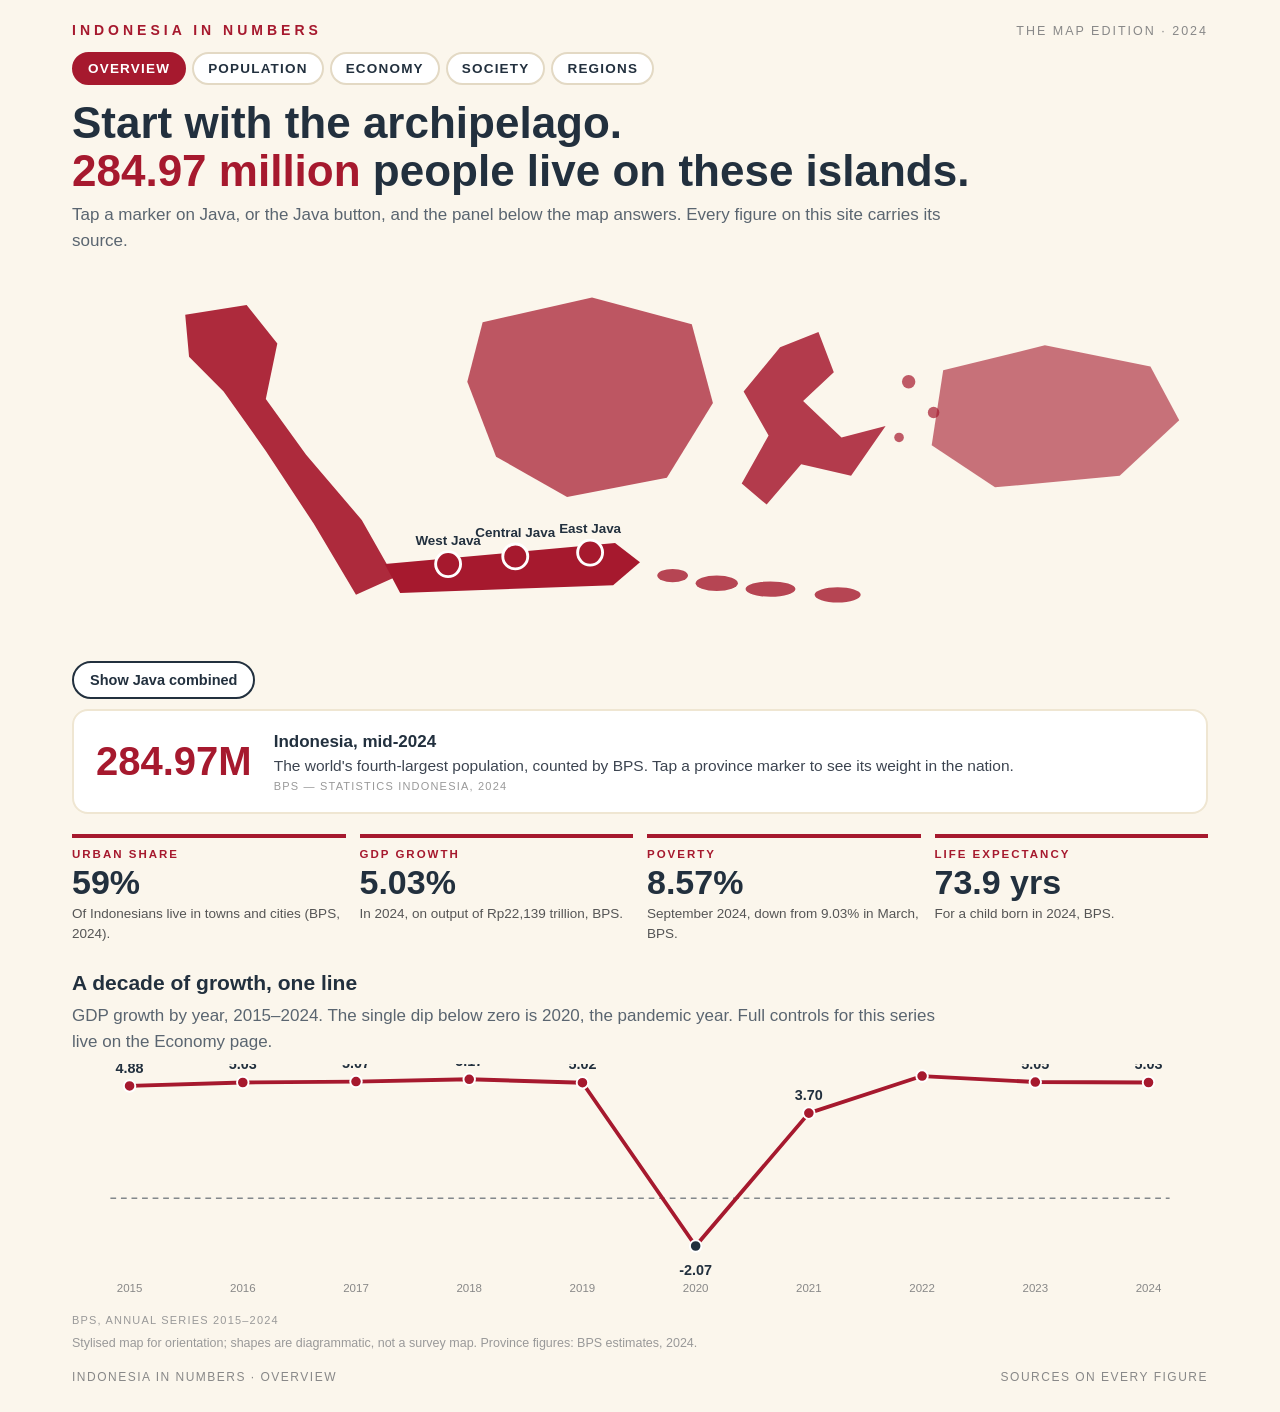
<file: app/index.html>
<!DOCTYPE html>
<html lang="en">
<head>
<meta charset="utf-8">
<meta name="viewport" content="width=device-width, initial-scale=1">
<title>Indonesia in Numbers — Overview</title>
<link rel="stylesheet" href="style.css">
</head>
<body>
<div class="page">
  <header class="masthead">
    <div class="wordmark">Indonesia in Numbers</div>
    <div class="edition">The Map Edition · 2024</div>
  </header>
  <nav class="pagenav">
    <a href="index.html" class="current">Overview</a><a href="population.html">Population</a><a href="economy.html">Economy</a><a href="society.html">Society</a><a href="regions.html">Regions</a>
  </nav>

  <h1>Start with the archipelago.<br><span class="accent">284.97 million</span> people live on these islands.</h1>
  <p class="lede">Tap a marker on Java, or the Java button, and the panel below the map answers. Every figure on this site carries its source.</p>

  <div class="mapframe">
    <svg viewBox="0 0 1184 400" width="100%" role="img" aria-label="Stylised map of Indonesia">
      <path d="M118,58 L182,48 L214,88 L202,146 L244,204 L302,272 L336,332 L296,350 L252,276 L202,200 L158,138 L122,102 Z" fill="#A6192E" opacity="0.92"/>
      <path d="M428,66 L542,40 L646,68 L668,150 L620,228 L516,248 L442,206 L412,128 Z" fill="#A6192E" opacity="0.72"/>
      <path d="M738,92 L778,76 L794,118 L762,148 L802,186 L848,174 L812,226 L760,214 L724,256 L698,234 L726,184 L700,138 Z" fill="#A6192E" opacity="0.84"/>
      <path d="M326,318 L566,296 L592,316 L564,340 L342,348 Z" fill="#A6192E"/>
      <g fill="#A6192E" opacity="0.8"><ellipse cx="626" cy="330" rx="16" ry="7"/><ellipse cx="672" cy="338" rx="22" ry="8"/><ellipse cx="728" cy="344" rx="26" ry="8"/><ellipse cx="798" cy="350" rx="24" ry="8"/></g>
      <path d="M908,116 L1014,90 L1124,112 L1154,168 L1092,226 L962,238 L896,194 Z" fill="#A6192E" opacity="0.6"/>
      <g fill="#A6192E" opacity="0.7"><circle cx="872" cy="128" r="7"/><circle cx="898" cy="160" r="6"/><circle cx="862" cy="186" r="5"/></g>
      <g class="marker" data-key="westjava" transform="translate(392,318)"><circle r="13"/><text y="-20" text-anchor="middle" font-size="14">West Java</text></g>
      <g class="marker" data-key="centraljava" transform="translate(462,310)"><circle r="13"/><text y="-20" text-anchor="middle" font-size="14">Central Java</text></g>
      <g class="marker" data-key="eastjava" transform="translate(540,306)"><circle r="13"/><text y="-20" text-anchor="middle" font-size="14">East Java</text></g>
    </svg>
  </div>

  <div class="choices"><button id="javaCombined" type="button">Show Java combined</button></div>

  <div class="answer">
    <div class="big" id="answerFigure">284.97M</div>
    <div class="words">
      <b id="answerHeading">Indonesia, mid-2024</b>
      <span id="answerBody">The world's fourth-largest population, counted by BPS. Tap a province marker to see its weight in the nation.</span>
      <div class="credit" id="answerCredit">BPS — Statistics Indonesia, 2024</div>
    </div>
  </div>

  <div class="strip">
    <div class="cell"><div class="kicker">Urban share</div><div class="figure">59%</div><div class="gloss">Of Indonesians live in towns and cities (BPS, 2024).</div></div>
    <div class="cell"><div class="kicker">GDP growth</div><div class="figure">5.03%</div><div class="gloss">In 2024, on output of Rp22,139 trillion, BPS.</div></div>
    <div class="cell"><div class="kicker">Poverty</div><div class="figure">8.57%</div><div class="gloss">September 2024, down from 9.03% in March, BPS.</div></div>
    <div class="cell"><div class="kicker">Life expectancy</div><div class="figure">73.9 yrs</div><div class="gloss">For a child born in 2024, BPS.</div></div>
  </div>

  <h2 class="section">A decade of growth, one line</h2>
  <p class="lede">GDP growth by year, 2015–2024. The single dip below zero is 2020, the pandemic year. Full controls for this series live on the Economy page.</p>
  <div class="chartframe"><svg id="trendLine" viewBox="0 0 1184 260" role="img" aria-label="Line chart of GDP growth 2015 to 2024"></svg></div>
  <div class="credit">BPS, annual series 2015–2024</div>

  <p class="fineprint">Stylised map for orientation; shapes are diagrammatic, not a survey map. Province figures: BPS estimates, 2024.</p>
  <footer class="colophon"><span>Indonesia in Numbers · Overview</span><span>Sources on every figure</span></footer>
</div>

<script src="data.js"></script>
<script>
  // The answer panel under the map: one function swaps figure, heading,
  // body and credit together, and marks which marker (or button) is active.
  var answerFigure = document.getElementById('answerFigure');
  var answerHeading = document.getElementById('answerHeading');
  var answerBody = document.getElementById('answerBody');
  var answerCredit = document.getElementById('answerCredit');
  var javaButton = document.getElementById('javaCombined');

  function answerWith(key) {
    var entry = window.FIGURES.province[key];
    answerFigure.textContent = entry.headline.replace(' million', 'M');
    answerHeading.textContent = entry.label;
    answerBody.textContent = entry.body;
    answerCredit.textContent = entry.credit;
    document.querySelectorAll('.marker').forEach(function (m) {
      m.classList.toggle('picked', m.getAttribute('data-key') === key);
    });
    javaButton.classList.toggle('chosen', key === 'java');
  }

  document.querySelectorAll('.marker').forEach(function (m) {
    m.addEventListener('click', function () { answerWith(m.getAttribute('data-key')); });
  });
  javaButton.addEventListener('click', function () { answerWith('java'); });

  // The overview trend line, drawn from the same growth series the
  // Economy page charts as bars.
  function drawTrendLine() {
    var svg = document.getElementById('trendLine');
    var NS = 'http://www.w3.org/2000/svg';
    var series = window.FIGURES.gdpGrowthByYear;
    function xAt(i) { return 60 + i * 118; }
    function yAt(v) { return 200 - (v + 2.5) * 24; }
    var zero = document.createElementNS(NS, 'line');
    zero.setAttribute('x1', 40); zero.setAttribute('x2', 1144);
    zero.setAttribute('y1', yAt(0)); zero.setAttribute('y2', yAt(0));
    zero.setAttribute('stroke', '#22303E'); zero.setAttribute('stroke-width', '1.5');
    zero.setAttribute('stroke-dasharray', '6 5'); zero.setAttribute('opacity', '0.55');
    svg.appendChild(zero);
    var points = series.map(function (pair, i) { return xAt(i) + ',' + yAt(pair[1]); }).join(' ');
    var line = document.createElementNS(NS, 'polyline');
    line.setAttribute('points', points);
    line.setAttribute('fill', 'none');
    line.setAttribute('stroke', '#A6192E'); line.setAttribute('stroke-width', '4');
    line.setAttribute('stroke-linejoin', 'round'); line.setAttribute('stroke-linecap', 'round');
    svg.appendChild(line);
    series.forEach(function (pair, i) {
      var dot = document.createElementNS(NS, 'circle');
      dot.setAttribute('cx', xAt(i)); dot.setAttribute('cy', yAt(pair[1])); dot.setAttribute('r', '6');
      dot.setAttribute('fill', pair[0] === 2020 ? '#22303E' : '#A6192E');
      dot.setAttribute('stroke', '#FFFFFF'); dot.setAttribute('stroke-width', '2');
      svg.appendChild(dot);
      var val = document.createElementNS(NS, 'text');
      val.setAttribute('x', xAt(i)); val.setAttribute('text-anchor', 'middle');
      val.setAttribute('y', yAt(pair[1]) + (pair[1] < 0 ? 30 : -14));
      val.setAttribute('font-size', '15'); val.setAttribute('font-weight', '700'); val.setAttribute('fill', '#22303E');
      val.textContent = pair[1].toFixed(2);
      svg.appendChild(val);
      var yr = document.createElementNS(NS, 'text');
      yr.setAttribute('x', xAt(i)); yr.setAttribute('y', 238); yr.setAttribute('text-anchor', 'middle');
      yr.setAttribute('font-size', '12'); yr.setAttribute('fill', '#888888');
      yr.textContent = pair[0];
      svg.appendChild(yr);
    });
  }
  drawTrendLine();
</script>
</body>
</html>
</file>
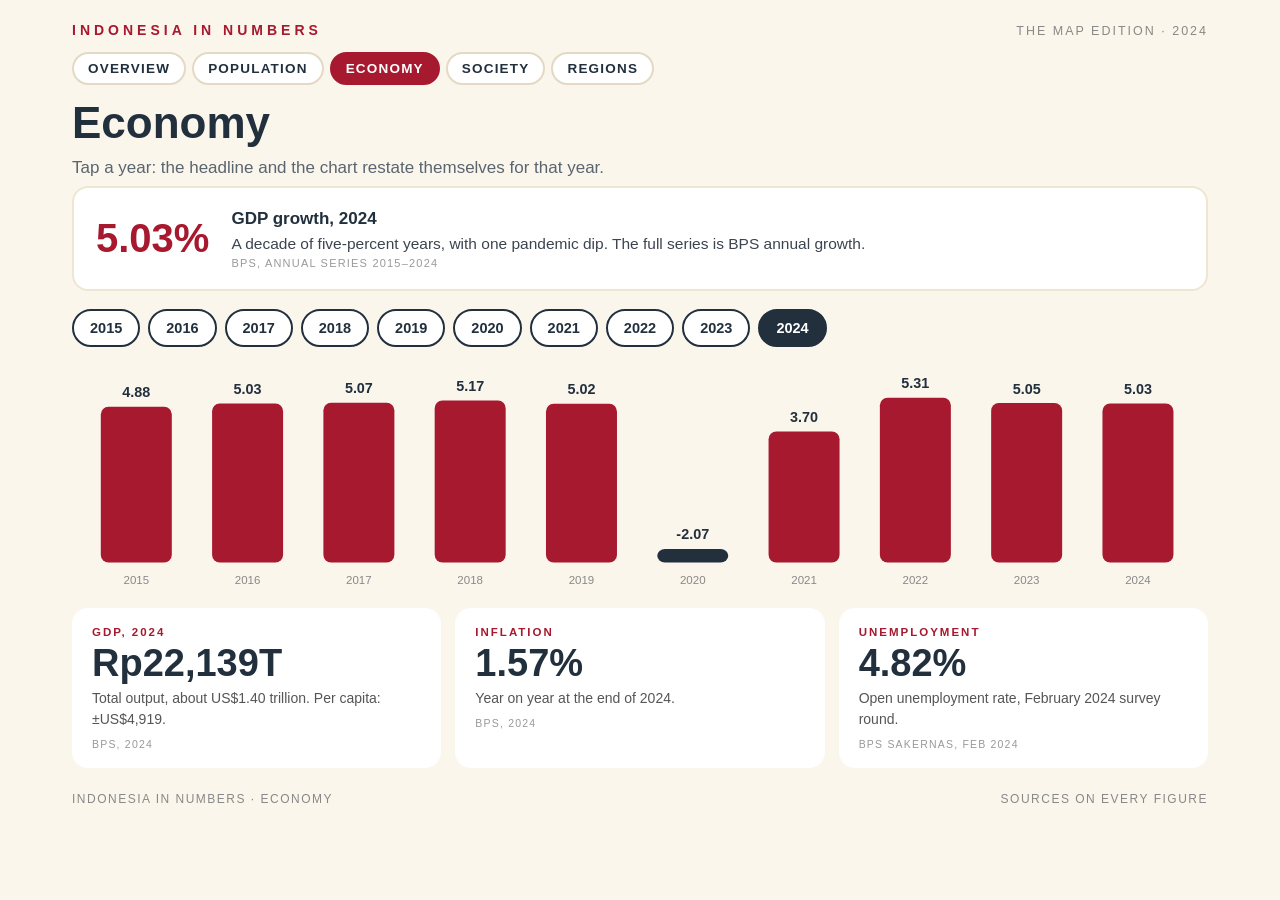
<file: app/economy.html>
<!DOCTYPE html>
<html lang="en">
<head>
<meta charset="utf-8">
<meta name="viewport" content="width=device-width, initial-scale=1">
<title>Indonesia in Numbers — Economy</title>
<link rel="stylesheet" href="style.css">
</head>
<body>
<div class="page">
  <header class="masthead">
    <div class="wordmark">Indonesia in Numbers</div>
    <div class="edition">The Map Edition · 2024</div>
  </header>
  <nav class="pagenav">
    <a href="index.html">Overview</a><a href="population.html">Population</a><a href="economy.html" class="current">Economy</a><a href="society.html">Society</a><a href="regions.html">Regions</a>
  </nav>

  <h1>Economy</h1>
  <p class="lede">Tap a year: the headline and the chart restate themselves for that year.</p>

  <div class="answer">
    <div class="big" id="yearFigure">5.03%</div>
    <div class="words">
      <b id="yearHeading">GDP growth, 2024</b>
      <span id="yearBody">A decade of five-percent years, with one pandemic dip. The full series is BPS annual growth.</span>
      <div class="credit">BPS, annual series 2015–2024</div>
    </div>
  </div>

  <div class="choices" id="yearChoices"></div>

  <div class="chartframe"><svg id="growthBars" viewBox="0 0 1184 240" role="img" aria-label="Bar chart of GDP growth 2015 to 2024"></svg></div>

  <div class="tiles">
    <div class="tile"><div class="kicker">GDP, 2024</div><div class="figure">Rp22,139T</div><div class="gloss">Total output, about US$1.40 trillion. Per capita: ±US$4,919.</div><div class="credit">BPS, 2024</div></div>
    <div class="tile"><div class="kicker">Inflation</div><div class="figure">1.57%</div><div class="gloss">Year on year at the end of 2024.</div><div class="credit">BPS, 2024</div></div>
    <div class="tile"><div class="kicker">Unemployment</div><div class="figure">4.82%</div><div class="gloss">Open unemployment rate, February 2024 survey round.</div><div class="credit">BPS Sakernas, Feb 2024</div></div>
  </div>

  <footer class="colophon"><span>Indonesia in Numbers · Economy</span><span>Sources on every figure</span></footer>
</div>

<script src="data.js"></script>
<script>
  // One button and one bar per year in the published series. Selecting a
  // year restates the panel and repaints the bars: the picked year turns
  // slate, the pandemic contraction is grey, the rest stay red.
  var series = window.FIGURES.gdpGrowthByYear;
  var yearNotes = {
    2020: 'The pandemic year: the only contraction in the series.',
    2022: 'The strongest year of the decade in this series.',
    2024: 'The latest full year: growth held at five percent.'
  };
  var SVGNS = 'http://www.w3.org/2000/svg';
  var choicesBox = document.getElementById('yearChoices');
  var chart = document.getElementById('growthBars');

  function barHeight(value) { return Math.max(14, (value + 2.5) * 22); }

  function paintBars(pickedYear) {
    chart.querySelectorAll('[data-bar]').forEach(function (bar) {
      var yr = bar.getAttribute('data-bar');
      var fill = '#A6192E';
      if (yr === String(pickedYear)) fill = '#22303E';
      else if (yr === '2020') fill = '#7A828E';
      bar.setAttribute('fill', fill);
    });
  }

  function chooseYear(year, value) {
    document.getElementById('yearFigure').textContent = value.toFixed(2) + '%';
    document.getElementById('yearHeading').textContent = 'GDP growth, ' + year;
    document.getElementById('yearBody').textContent =
      yearNotes[year] || 'One of the five-percent years in the BPS series.';
    choicesBox.querySelectorAll('button').forEach(function (b) {
      b.classList.toggle('chosen', b.getAttribute('data-year') === String(year));
    });
    paintBars(year);
  }

  series.forEach(function (pair, index) {
    var year = pair[0], value = pair[1];
    var btn = document.createElement('button');
    btn.type = 'button';
    btn.textContent = year;
    btn.setAttribute('data-year', year);
    if (year === 2024) btn.classList.add('chosen');
    btn.addEventListener('click', function () { chooseYear(year, value); });
    choicesBox.appendChild(btn);

    var x = 30 + index * 116;
    var h = barHeight(value);
    var bar = document.createElementNS(SVGNS, 'rect');
    bar.setAttribute('x', x); bar.setAttribute('y', 210 - h);
    bar.setAttribute('width', 74); bar.setAttribute('height', h);
    bar.setAttribute('rx', 8);
    bar.setAttribute('fill', year === 2020 ? '#22303E' : '#A6192E');
    bar.setAttribute('data-bar', year);
    chart.appendChild(bar);

    var val = document.createElementNS(SVGNS, 'text');
    val.setAttribute('x', x + 37); val.setAttribute('y', 200 - h);
    val.setAttribute('text-anchor', 'middle');
    val.setAttribute('font-size', '15'); val.setAttribute('font-weight', '700'); val.setAttribute('fill', '#22303E');
    val.textContent = value.toFixed(2);
    chart.appendChild(val);

    var lab = document.createElementNS(SVGNS, 'text');
    lab.setAttribute('x', x + 37); lab.setAttribute('y', 232);
    lab.setAttribute('text-anchor', 'middle');
    lab.setAttribute('font-size', '12'); lab.setAttribute('fill', '#888888');
    lab.textContent = year;
    chart.appendChild(lab);
  });
</script>
</body>
</html>
</file>
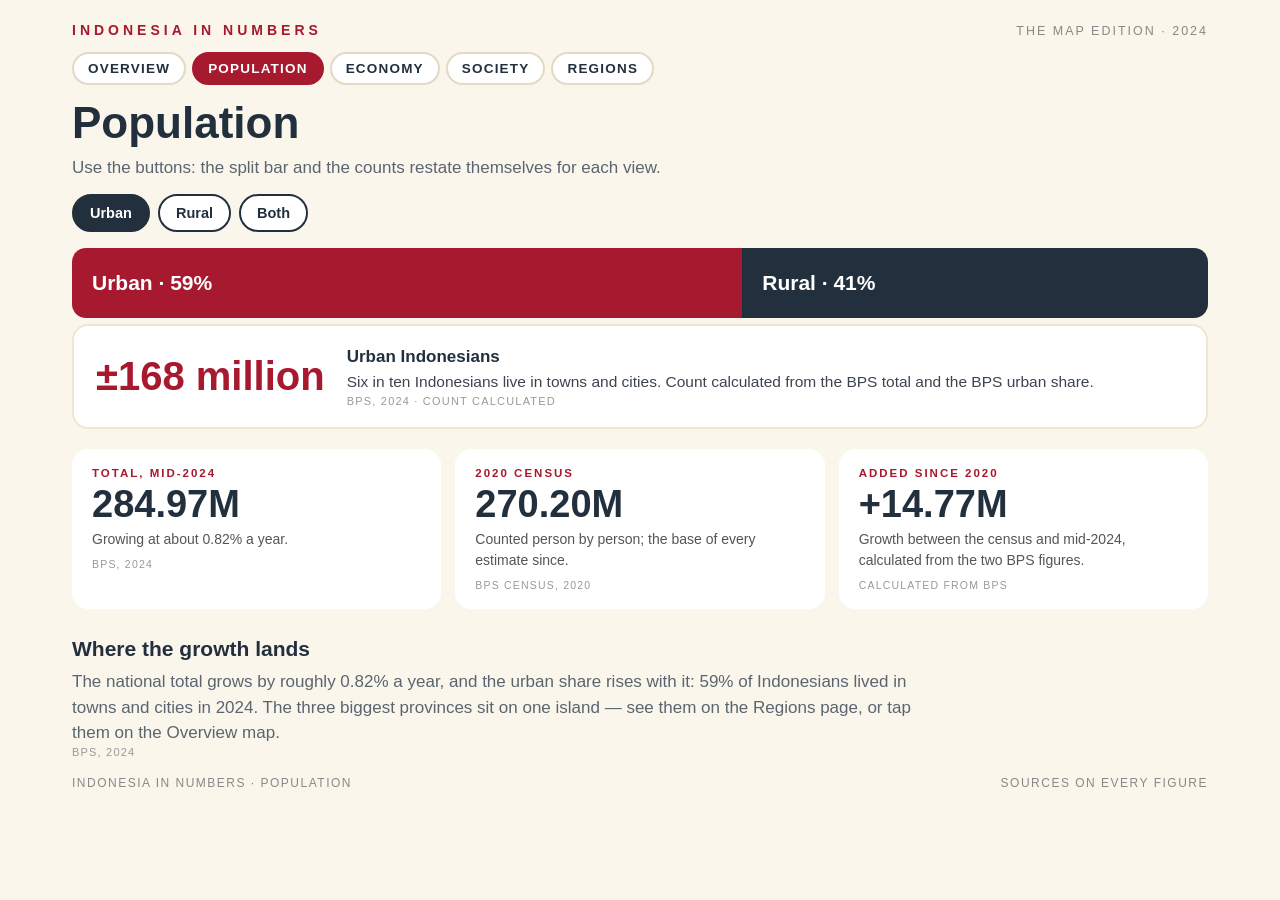
<file: app/population.html>
<!DOCTYPE html>
<html lang="en">
<head>
<meta charset="utf-8">
<meta name="viewport" content="width=device-width, initial-scale=1">
<title>Indonesia in Numbers — Population</title>
<link rel="stylesheet" href="style.css">
</head>
<body>
<div class="page">
  <header class="masthead">
    <div class="wordmark">Indonesia in Numbers</div>
    <div class="edition">The Map Edition · 2024</div>
  </header>
  <nav class="pagenav">
    <a href="index.html">Overview</a><a href="population.html" class="current">Population</a><a href="economy.html">Economy</a><a href="society.html">Society</a><a href="regions.html">Regions</a>
  </nav>

  <h1>Population</h1>
  <p class="lede">Use the buttons: the split bar and the counts restate themselves for each view.</p>

  <div class="choices">
    <button type="button" data-view="urban" class="chosen">Urban</button>
    <button type="button" data-view="rural">Rural</button>
    <button type="button" data-view="both">Both</button>
  </div>

  <div class="splitbar">
    <div class="urban" id="urbanSeg" style="width:59%">Urban · 59%</div>
    <div class="rural" id="ruralSeg" style="width:41%">Rural · 41%</div>
  </div>

  <div class="answer">
    <div class="big" id="popFigure">±168 million</div>
    <div class="words">
      <b id="popHeading">Urban Indonesians</b>
      <span id="popBody">Six in ten Indonesians live in towns and cities. Count calculated from the BPS total and the BPS urban share.</span>
      <div class="credit">BPS, 2024 · count calculated</div>
    </div>
  </div>

  <div class="tiles">
    <div class="tile"><div class="kicker">Total, mid-2024</div><div class="figure">284.97M</div><div class="gloss">Growing at about 0.82% a year.</div><div class="credit">BPS, 2024</div></div>
    <div class="tile"><div class="kicker">2020 Census</div><div class="figure">270.20M</div><div class="gloss">Counted person by person; the base of every estimate since.</div><div class="credit">BPS Census, 2020</div></div>
    <div class="tile"><div class="kicker">Added since 2020</div><div class="figure">+14.77M</div><div class="gloss">Growth between the census and mid-2024, calculated from the two BPS figures.</div><div class="credit">Calculated from BPS</div></div>
  </div>

  <h2 class="section">Where the growth lands</h2>
  <p class="lede">The national total grows by roughly 0.82% a year, and the urban share rises with it: 59% of Indonesians lived in towns and cities in 2024. The three biggest provinces sit on one island — see them on the Regions page, or tap them on the Overview map.</p>
  <div class="credit">BPS, 2024</div>

  <footer class="colophon"><span>Indonesia in Numbers · Population</span><span>Sources on every figure</span></footer>
</div>

<script>
  // Three readings of the same split bar. The bar itself never changes
  // (59 / 41 is the published share); the panel restates the count.
  var readings = {
    urban: { figure: '±168 million', heading: 'Urban Indonesians', body: 'Six in ten Indonesians live in towns and cities. Count calculated from the BPS total and the BPS urban share.' },
    rural: { figure: '±117 million', heading: 'Rural Indonesians', body: 'Four in ten still live in rural areas, even as the urban share rises each year. Count calculated from the BPS total and share.' },
    both: { figure: '284.97 million', heading: 'Everyone, mid-2024', body: 'The whole population in one bar: red is urban, dark is rural, and the two always sum to the BPS total.' }
  };
  var popFigure = document.getElementById('popFigure');
  var popHeading = document.getElementById('popHeading');
  var popBody = document.getElementById('popBody');

  document.querySelectorAll('[data-view]').forEach(function (btn) {
    btn.addEventListener('click', function () {
      var reading = readings[btn.getAttribute('data-view')];
      popFigure.textContent = reading.figure;
      popHeading.textContent = reading.heading;
      popBody.textContent = reading.body;
      document.querySelectorAll('[data-view]').forEach(function (other) {
        other.classList.toggle('chosen', other === btn);
      });
    });
  });
</script>
</body>
</html>
</file>
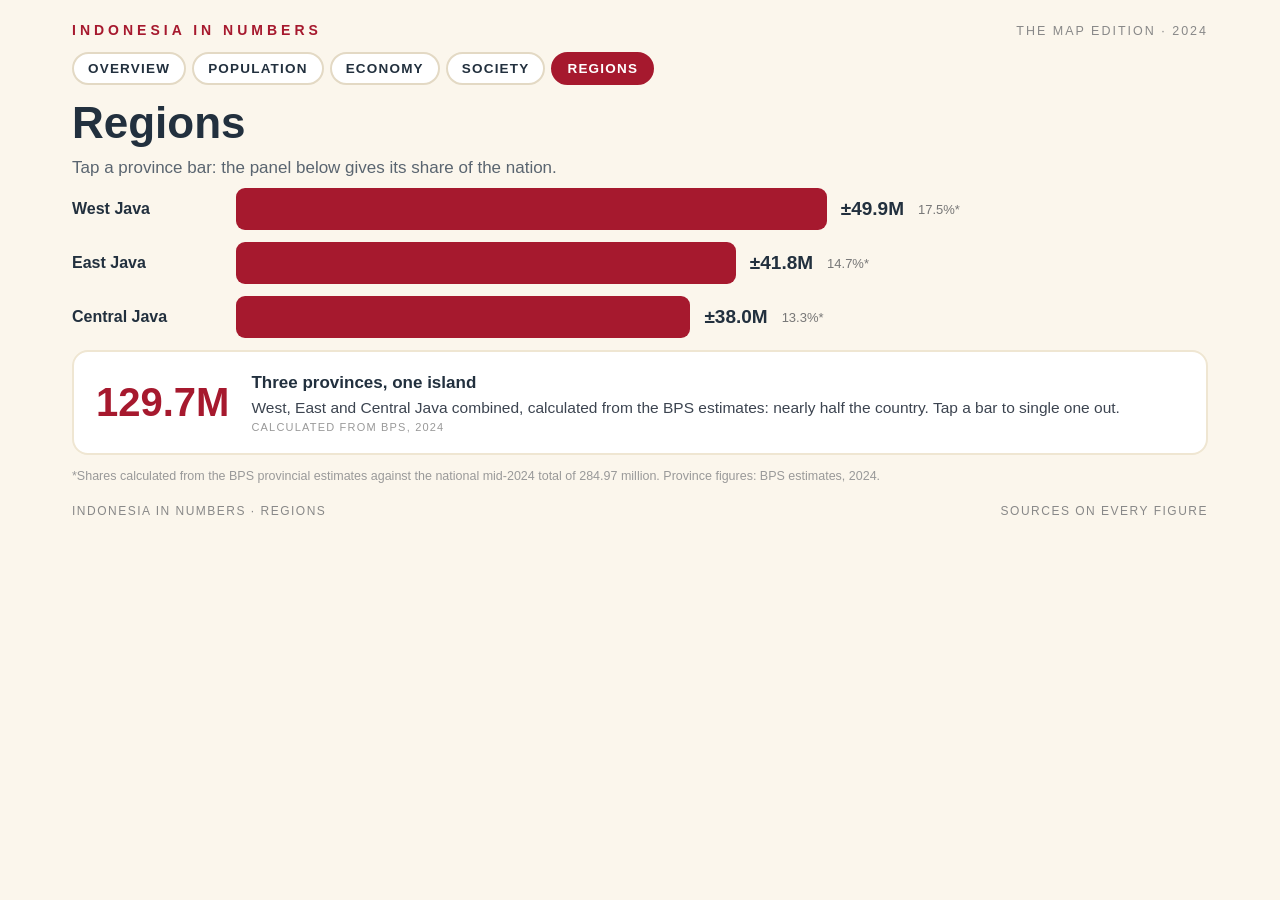
<file: app/regions.html>
<!DOCTYPE html>
<html lang="en">
<head>
<meta charset="utf-8">
<meta name="viewport" content="width=device-width, initial-scale=1">
<title>Indonesia in Numbers — Regions</title>
<link rel="stylesheet" href="style.css">
</head>
<body>
<div class="page">
  <header class="masthead">
    <div class="wordmark">Indonesia in Numbers</div>
    <div class="edition">The Map Edition · 2024</div>
  </header>
  <nav class="pagenav">
    <a href="index.html">Overview</a><a href="population.html">Population</a><a href="economy.html">Economy</a><a href="society.html">Society</a><a href="regions.html" class="current">Regions</a>
  </nav>

  <h1>Regions</h1>
  <p class="lede">Tap a province bar: the panel below gives its share of the nation.</p>

  <div class="regionbars" id="regionBars"></div>

  <div class="answer">
    <div class="big" id="regionFigure">129.7M</div>
    <div class="words">
      <b id="regionHeading">Three provinces, one island</b>
      <span id="regionBody">West, East and Central Java combined, calculated from the BPS estimates: nearly half the country. Tap a bar to single one out.</span>
      <div class="credit">Calculated from BPS, 2024</div>
    </div>
  </div>

  <p class="fineprint">*Shares calculated from the BPS provincial estimates against the national mid-2024 total of 284.97 million. Province figures: BPS estimates, 2024.</p>
  <footer class="colophon"><span>Indonesia in Numbers · Regions</span><span>Sources on every figure</span></footer>
</div>

<script src="data.js"></script>
<script>
  // The bars are built from the same province figures the Overview map
  // uses, in population order. Tapping a row restates the panel with that
  // province's own text and marks the row.
  var order = ['westjava', 'eastjava', 'centraljava'];
  var shares = { westjava: '17.5%*', eastjava: '14.7%*', centraljava: '13.3%*' };
  var barsBox = document.getElementById('regionBars');
  var regionFigure = document.getElementById('regionFigure');
  var regionHeading = document.getElementById('regionHeading');
  var regionBody = document.getElementById('regionBody');

  order.forEach(function (key) {
    var entry = window.FIGURES.province[key];
    var row = document.createElement('div');
    row.className = 'regionrow';
    row.setAttribute('data-key', key);

    var name = document.createElement('div');
    name.className = 'pname'; name.textContent = entry.label;
    var track = document.createElement('div');
    track.className = 'track'; track.style.width = entry.barWidth + '%';
    var val = document.createElement('div');
    val.className = 'pval'; val.textContent = entry.short;
    var share = document.createElement('div');
    share.className = 'pshare'; share.textContent = shares[key];

    row.appendChild(name); row.appendChild(track); row.appendChild(val); row.appendChild(share);
    row.addEventListener('click', function () { singleOut(row, entry); });
    barsBox.appendChild(row);
  });

  function singleOut(row, entry) {
    regionFigure.textContent = entry.headline.replace(' million', 'M');
    regionHeading.textContent = entry.label;
    regionBody.textContent = entry.body;
    document.querySelectorAll('.regionrow').forEach(function (other) {
      other.classList.toggle('picked', other === row);
    });
  }
</script>
</body>
</html>
</file>
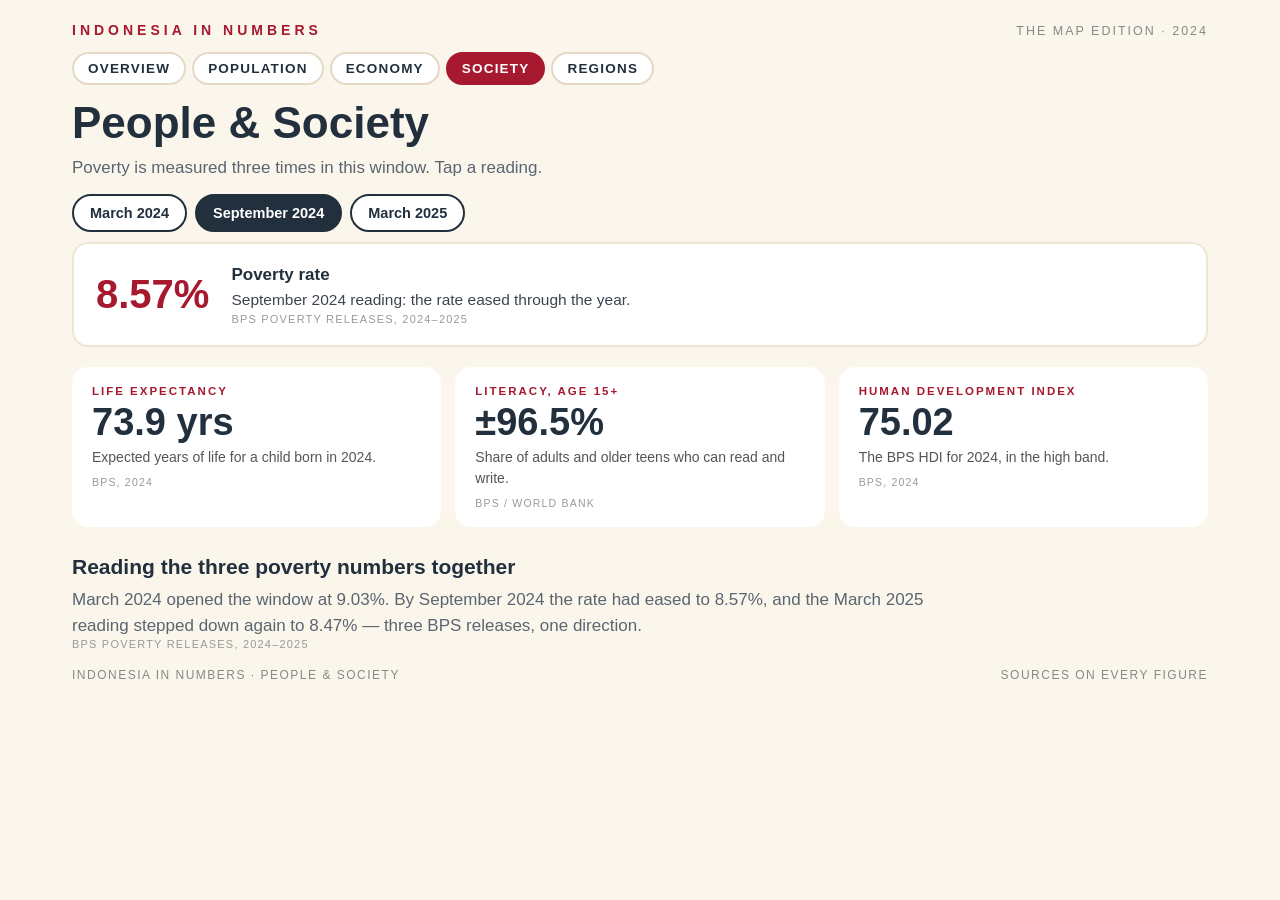
<file: app/society.html>
<!DOCTYPE html>
<html lang="en">
<head>
<meta charset="utf-8">
<meta name="viewport" content="width=device-width, initial-scale=1">
<title>Indonesia in Numbers — People &amp; Society</title>
<link rel="stylesheet" href="style.css">
</head>
<body>
<div class="page">
  <header class="masthead">
    <div class="wordmark">Indonesia in Numbers</div>
    <div class="edition">The Map Edition · 2024</div>
  </header>
  <nav class="pagenav">
    <a href="index.html">Overview</a><a href="population.html">Population</a><a href="economy.html">Economy</a><a href="society.html" class="current">Society</a><a href="regions.html">Regions</a>
  </nav>

  <h1>People &amp; Society</h1>
  <p class="lede">Poverty is measured three times in this window. Tap a reading.</p>

  <div class="choices">
    <button type="button" data-reading="mar2024">March 2024</button>
    <button type="button" data-reading="sep2024" class="chosen">September 2024</button>
    <button type="button" data-reading="mar2025">March 2025</button>
  </div>

  <div class="answer">
    <div class="big" id="povertyFigure">8.57%</div>
    <div class="words">
      <b>Poverty rate</b>
      <span id="povertyBody">September 2024 reading: the rate eased through the year.</span>
      <div class="credit">BPS poverty releases, 2024–2025</div>
    </div>
  </div>

  <div class="tiles">
    <div class="tile"><div class="kicker">Life expectancy</div><div class="figure">73.9 yrs</div><div class="gloss">Expected years of life for a child born in 2024.</div><div class="credit">BPS, 2024</div></div>
    <div class="tile"><div class="kicker">Literacy, age 15+</div><div class="figure">±96.5%</div><div class="gloss">Share of adults and older teens who can read and write.</div><div class="credit">BPS / World Bank</div></div>
    <div class="tile"><div class="kicker">Human Development Index</div><div class="figure">75.02</div><div class="gloss">The BPS HDI for 2024, in the high band.</div><div class="credit">BPS, 2024</div></div>
  </div>

  <h2 class="section">Reading the three poverty numbers together</h2>
  <p class="lede">March 2024 opened the window at 9.03%. By September 2024 the rate had eased to 8.57%, and the March 2025 reading stepped down again to 8.47% — three BPS releases, one direction.</p>
  <div class="credit">BPS poverty releases, 2024–2025</div>

  <footer class="colophon"><span>Indonesia in Numbers · People &amp; Society</span><span>Sources on every figure</span></footer>
</div>

<script src="data.js"></script>
<script>
  // Each button carries the key of one BPS poverty release; the panel
  // restates that release's rate and its one-line reading.
  var povertyFigure = document.getElementById('povertyFigure');
  var povertyBody = document.getElementById('povertyBody');

  document.querySelectorAll('[data-reading]').forEach(function (btn) {
    btn.addEventListener('click', function () {
      var reading = window.FIGURES.povertyReadings[btn.getAttribute('data-reading')];
      povertyFigure.textContent = reading.rate;
      povertyBody.textContent = reading.note;
      document.querySelectorAll('[data-reading]').forEach(function (other) {
        other.classList.toggle('chosen', other === btn);
      });
    });
  });
</script>
</body>
</html>
</file>
<file: app/style.css>
/* Indonesia in Numbers — Map Edition stylesheet.
   Palette: warm cream paper, deep red, slate ink. System sans only. */

:root {
  --paper: #FBF6EC;
  --ink: #22303E;
  --red: #A6192E;
  --muted: #5A6570;
  --faint: #999999;
  --line: #E3D9C4;
  --card-line: #EFE6D2;
}

* { margin: 0; padding: 0; box-sizing: border-box; }

body {
  font-family: 'Segoe UI', Helvetica, Arial, sans-serif;
  background: var(--paper);
  color: var(--ink);
}

.page { max-width: 1184px; margin: 0 auto; padding: 0 24px; }

/* Masthead and navigation */
.masthead {
  padding-top: 22px;
  display: flex; justify-content: space-between; align-items: baseline;
  flex-wrap: wrap; gap: 8px;
}
.wordmark {
  font-size: 14px; font-weight: 700; letter-spacing: 4px;
  text-transform: uppercase; color: var(--red);
}
.edition {
  font-size: 12.5px; letter-spacing: 2px;
  text-transform: uppercase; color: #888888;
}
.pagenav { display: flex; gap: 6px; flex-wrap: wrap; padding: 14px 0 4px; }
.pagenav a {
  text-decoration: none; color: var(--ink);
  font-size: 13.5px; font-weight: 700; letter-spacing: 1.2px; text-transform: uppercase;
  padding: 7px 14px; border-radius: 20px;
  border: 2px solid var(--line); background: #FFFFFF;
}
.pagenav a.current { background: var(--red); border-color: var(--red); color: #FFFFFF; }
.pagenav a:active { transform: scale(.97); }

/* Headlines */
h1 { font-size: 44px; font-weight: 800; line-height: 1.08; padding-top: 10px; }
h1 .accent { color: var(--red); }
.lede { font-size: 17px; color: var(--muted); line-height: 1.5; padding-top: 8px; max-width: 880px; }
h2.section { font-size: 21px; font-weight: 800; padding-top: 22px; }
p.fineprint { font-size: 12.5px; color: var(--faint); padding-top: 8px; line-height: 1.5; }

/* Answer panel: the big number plus its explanation */
.answer {
  background: #FFFFFF; border: 2px solid var(--card-line); border-radius: 16px;
  padding: 18px 22px; margin: 6px 0 4px;
  display: flex; gap: 22px; align-items: center; flex-wrap: wrap;
}
.answer .big { font-size: 40px; font-weight: 800; color: var(--red); white-space: nowrap; }
.answer .words { font-size: 15.5px; line-height: 1.5; color: #3C4450; }
.answer .words b { display: block; font-size: 17px; color: var(--ink); }
.credit {
  font-size: 11px; text-transform: uppercase; letter-spacing: 1.2px; color: var(--faint);
}

/* Buttons */
.choices { display: flex; gap: 8px; flex-wrap: wrap; padding: 14px 0 4px; }
.choices button {
  font: inherit; font-size: 14.5px; font-weight: 700;
  padding: 9px 16px; border-radius: 22px;
  border: 2px solid var(--ink); background: #FFFFFF; color: var(--ink); cursor: pointer;
}
.choices button.chosen { background: var(--ink); color: #FFFFFF; }
.choices button:active { transform: scale(.96); }

/* Map markers */
.mapframe { padding-top: 6px; }
.marker { cursor: pointer; }
.marker circle { fill: var(--red); stroke: #FFFFFF; stroke-width: 3; }
.marker text {
  font-family: 'Segoe UI', Helvetica, Arial, sans-serif;
  font-weight: 800; fill: var(--ink);
}
.marker:hover circle, .marker.picked circle { fill: var(--ink); }

/* Overview stat strip */
.strip { display: grid; grid-template-columns: repeat(4, 1fr); gap: 14px; padding: 16px 0 6px; }
.strip .cell { border-top: 4px solid var(--red); padding-top: 10px; }
.cell .kicker, .tile .kicker {
  font-size: 11.5px; letter-spacing: 2px; text-transform: uppercase;
  color: var(--red); font-weight: 700;
}
.cell .figure { font-size: 34px; font-weight: 800; margin: 3px 0 2px; }
.cell .gloss { font-size: 13.5px; color: #555555; line-height: 1.45; }

/* Cards */
.tiles { display: grid; grid-template-columns: repeat(3, 1fr); gap: 14px; padding: 16px 0 6px; }
.tile { background: #FFFFFF; border-radius: 16px; padding: 18px 20px; }
.tile .figure { font-size: 38px; font-weight: 800; margin: 4px 0 3px; }
.tile .gloss { font-size: 14px; color: #555555; line-height: 1.5; }
.tile .credit { margin-top: 8px; font-size: 10.5px; }

/* Urban / rural split bar */
.splitbar {
  display: flex; height: 70px; border-radius: 14px; overflow: hidden;
  margin-top: 12px; font-weight: 800; color: #FFFFFF;
}
.splitbar .urban {
  background: var(--red); display: flex; align-items: center;
  padding: 0 20px; font-size: 21px; transition: width .5s;
}
.splitbar .rural {
  background: var(--ink); display: flex; align-items: center;
  padding: 0 20px; font-size: 21px; transition: width .5s;
}

/* Region bars */
.regionbars { padding-top: 8px; }
.regionrow {
  display: flex; align-items: center; gap: 14px; margin-bottom: 12px; cursor: pointer;
}
.regionrow .pname { width: 150px; font-weight: 700; font-size: 16px; }
.regionrow .track { height: 42px; border-radius: 9px; background: var(--red); transition: width .4s; }
.regionrow.picked .track { background: var(--ink); }
.regionrow .pval { font-size: 19px; font-weight: 800; }
.regionrow .pshare { font-size: 13px; color: #777777; }

/* Trend chart frame */
.chartframe { padding-top: 10px; }
.chartframe svg { width: 100%; height: auto; display: block; }

/* Footer */
.colophon {
  padding: 18px 0 28px; display: flex; justify-content: space-between;
  flex-wrap: wrap; gap: 6px;
  font-size: 12px; color: #888888; text-transform: uppercase; letter-spacing: 1.5px;
}

/* Phone layout */
@media (max-width: 760px) {
  h1 { font-size: 32px; }
  .strip, .tiles { grid-template-columns: 1fr 1fr; }
  .answer .big { font-size: 32px; }
  .regionrow .pname { width: 104px; font-size: 14px; }
}
</file>
